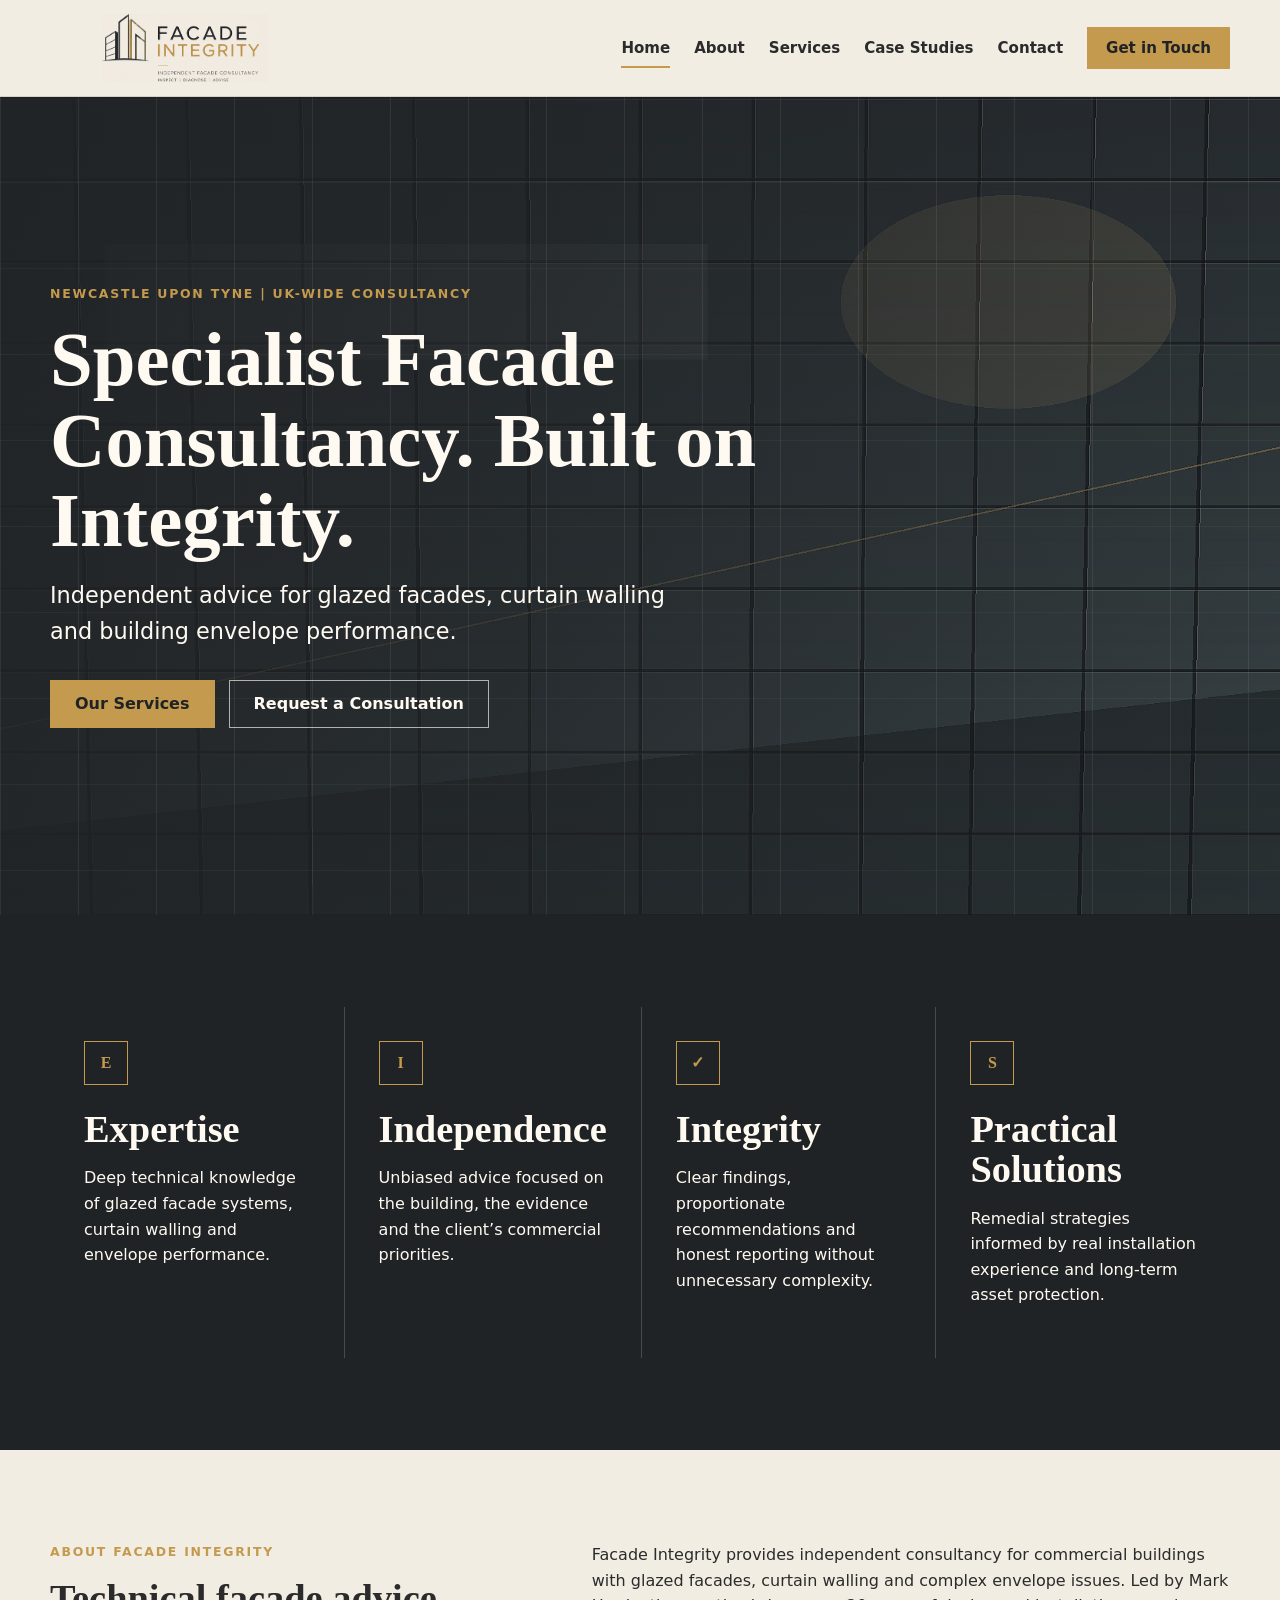
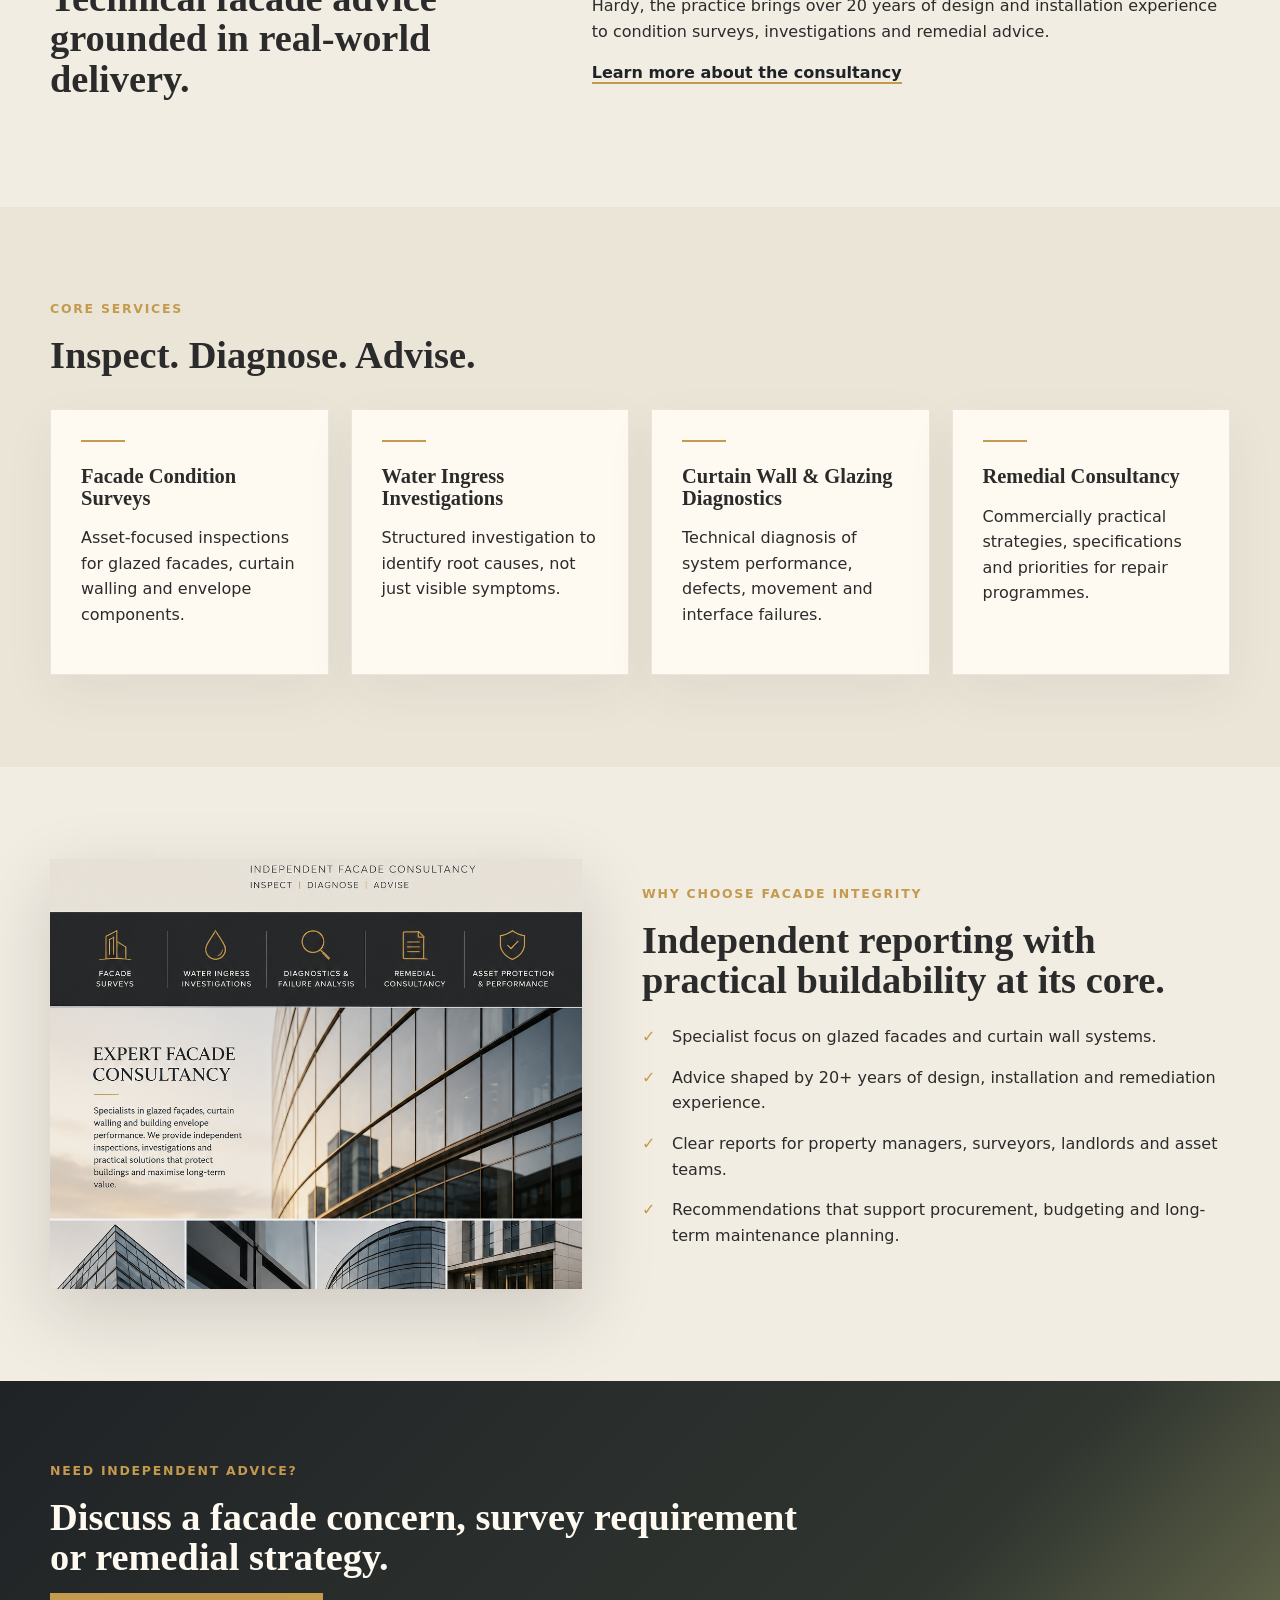
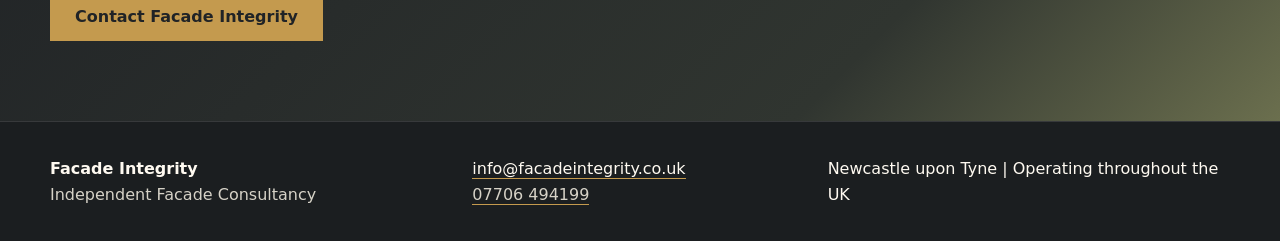
<file: index.html>
<!doctype html>
<html lang="en-GB">
  <head>
    <meta charset="utf-8">
    <meta name="viewport" content="width=device-width, initial-scale=1">
    <title>Facade Integrity | Independent Facade Consultancy UK</title>
    <meta name="description" content="Independent facade consultancy in Newcastle upon Tyne specialising in glazed facades, curtain walling, diagnostics and remedial strategies throughout the UK.">
    <link rel="stylesheet" href="assets/css/styles.css">
  </head>
  <body>
    <header class="site-header">
      <a class="brand" href="index.html" aria-label="Facade Integrity home">
        <img src="assets/images/facade-integrity-logo.png" alt="Facade Integrity">
      </a>
      <button class="nav-toggle" type="button" aria-expanded="false" aria-controls="site-nav">Menu</button>
      <nav class="site-nav" id="site-nav" aria-label="Primary navigation">
        <a href="index.html" aria-current="page">Home</a>
        <a href="about.html">About</a>
        <a href="services.html">Services</a>
        <a href="case-studies.html">Case Studies</a>
        <a href="contact.html">Contact</a>
        <a class="button button-small" href="contact.html">Get in Touch</a>
      </nav>
    </header>

    <main>
      <section class="hero">
        <div class="hero-media" aria-hidden="true"></div>
        <div class="container hero-content">
          <p class="eyebrow">Newcastle upon Tyne | UK-wide consultancy</p>
          <h1>Specialist Facade Consultancy. Built on Integrity.</h1>
          <p>Independent advice for glazed facades, curtain walling and building envelope performance.</p>
          <div class="actions">
            <a class="button" href="services.html">Our Services</a>
            <a class="button button-secondary" href="contact.html">Request a Consultation</a>
          </div>
        </div>
      </section>

      <section class="section section-dark">
        <div class="container pillars">
          <article>
            <span class="icon">E</span>
            <h2>Expertise</h2>
            <p>Deep technical knowledge of glazed facade systems, curtain walling and envelope performance.</p>
          </article>
          <article>
            <span class="icon">I</span>
            <h2>Independence</h2>
            <p>Unbiased advice focused on the building, the evidence and the client’s commercial priorities.</p>
          </article>
          <article>
            <span class="icon">✓</span>
            <h2>Integrity</h2>
            <p>Clear findings, proportionate recommendations and honest reporting without unnecessary complexity.</p>
          </article>
          <article>
            <span class="icon">S</span>
            <h2>Practical Solutions</h2>
            <p>Remedial strategies informed by real installation experience and long-term asset protection.</p>
          </article>
        </div>
      </section>

      <section class="section">
        <div class="container split">
          <div>
            <p class="eyebrow">About Facade Integrity</p>
            <h2>Technical facade advice grounded in real-world delivery.</h2>
          </div>
          <div>
            <p>Facade Integrity provides independent consultancy for commercial buildings with glazed facades, curtain walling and complex envelope issues. Led by Mark Hardy, the practice brings over 20 years of design and installation experience to condition surveys, investigations and remedial advice.</p>
            <a class="text-link" href="about.html">Learn more about the consultancy</a>
          </div>
        </div>
      </section>

      <section class="section section-muted">
        <div class="container">
          <div class="section-heading">
            <p class="eyebrow">Core Services</p>
            <h2>Inspect. Diagnose. Advise.</h2>
          </div>
          <div class="service-grid">
            <a class="service-card" href="services.html#condition-surveys">
              <h3>Facade Condition Surveys</h3>
              <p>Asset-focused inspections for glazed facades, curtain walling and envelope components.</p>
            </a>
            <a class="service-card" href="services.html#water-ingress">
              <h3>Water Ingress Investigations</h3>
              <p>Structured investigation to identify root causes, not just visible symptoms.</p>
            </a>
            <a class="service-card" href="services.html#glazing-diagnostics">
              <h3>Curtain Wall & Glazing Diagnostics</h3>
              <p>Technical diagnosis of system performance, defects, movement and interface failures.</p>
            </a>
            <a class="service-card" href="services.html#remedial-consultancy">
              <h3>Remedial Consultancy</h3>
              <p>Commercially practical strategies, specifications and priorities for repair programmes.</p>
            </a>
          </div>
        </div>
      </section>

      <section class="section">
        <div class="container feature-band">
          <div class="feature-image brand-image" role="img" aria-label="Facade Integrity brand reference"></div>
          <div>
            <p class="eyebrow">Why Choose Facade Integrity</p>
            <h2>Independent reporting with practical buildability at its core.</h2>
            <ul class="check-list">
              <li>Specialist focus on glazed facades and curtain wall systems.</li>
              <li>Advice shaped by 20+ years of design, installation and remediation experience.</li>
              <li>Clear reports for property managers, surveyors, landlords and asset teams.</li>
              <li>Recommendations that support procurement, budgeting and long-term maintenance planning.</li>
            </ul>
          </div>
        </div>
      </section>

      <section class="cta-band">
        <div class="container">
          <p class="eyebrow">Need independent advice?</p>
          <h2>Discuss a facade concern, survey requirement or remedial strategy.</h2>
          <a class="button" href="contact.html">Contact Facade Integrity</a>
        </div>
      </section>
    </main>

    <footer class="site-footer">
      <div class="container footer-grid">
        <div><strong>Facade Integrity</strong><span>Independent Facade Consultancy</span></div>
        <div><a href="mailto:info@facadeintegrity.co.uk">info@facadeintegrity.co.uk</a><span><a href="tel:+447706494199">07706 494199</a></span></div>
        <div>Newcastle upon Tyne | Operating throughout the UK</div>
      </div>
    </footer>
    <script src="assets/js/main.js"></script>
  </body>
</html>
</file>
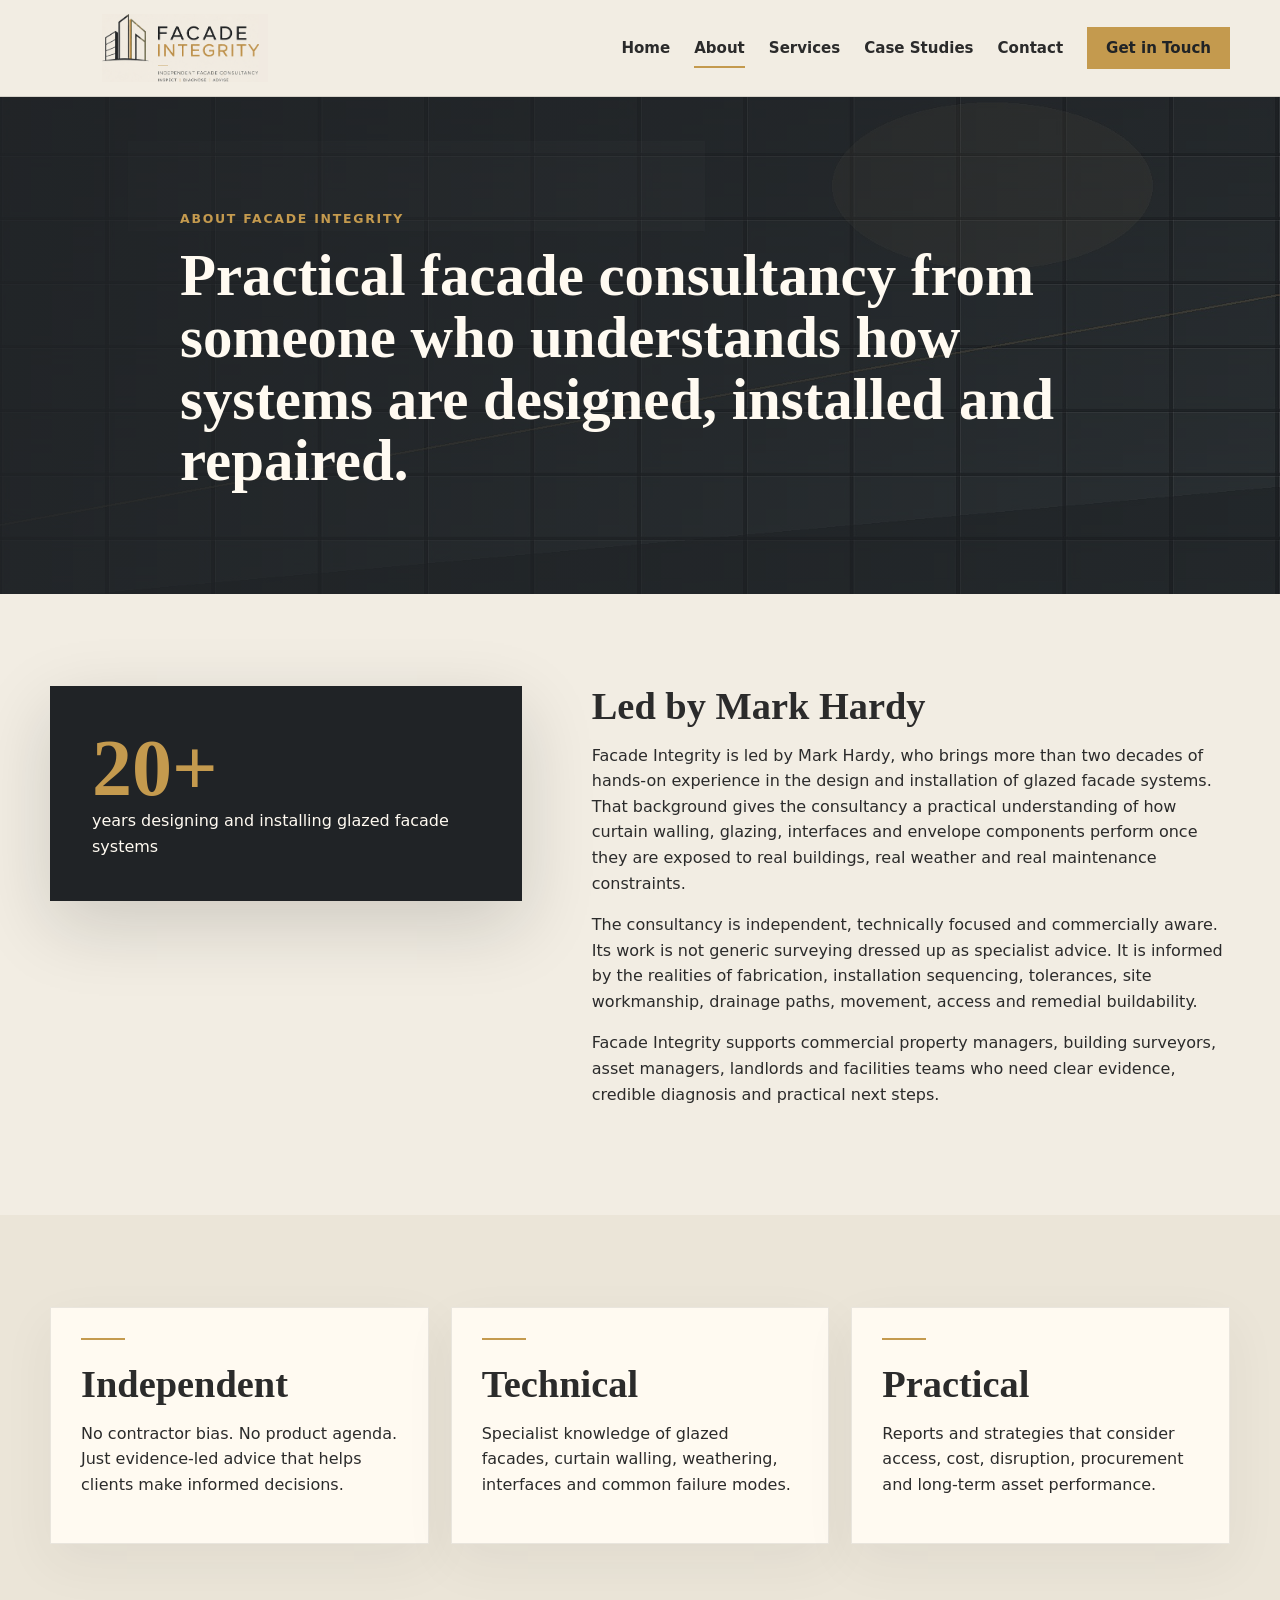
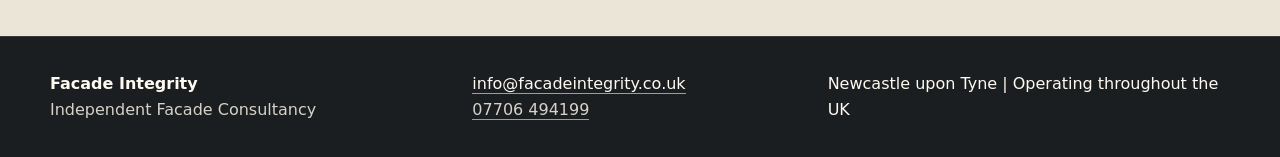
<file: about.html>
<!doctype html>
<html lang="en-GB">
  <head>
    <meta charset="utf-8">
    <meta name="viewport" content="width=device-width, initial-scale=1">
    <title>About | Facade Integrity</title>
    <meta name="description" content="Learn about Facade Integrity, led by Mark Hardy with 20+ years of practical glazed facade, curtain walling and building envelope experience.">
    <link rel="stylesheet" href="assets/css/styles.css">
  </head>
  <body>
    <header class="site-header">
      <a class="brand" href="index.html" aria-label="Facade Integrity home"><img src="assets/images/facade-integrity-logo.png" alt="Facade Integrity"></a>
      <button class="nav-toggle" type="button" aria-expanded="false" aria-controls="site-nav">Menu</button>
      <nav class="site-nav" id="site-nav" aria-label="Primary navigation">
        <a href="index.html">Home</a><a href="about.html" aria-current="page">About</a><a href="services.html">Services</a><a href="case-studies.html">Case Studies</a><a href="contact.html">Contact</a><a class="button button-small" href="contact.html">Get in Touch</a>
      </nav>
    </header>
    <main>
      <section class="page-hero">
        <div class="container narrow">
          <p class="eyebrow">About Facade Integrity</p>
          <h1>Practical facade consultancy from someone who understands how systems are designed, installed and repaired.</h1>
        </div>
      </section>
      <section class="section">
        <div class="container split">
          <div class="stat-panel"><strong>20+</strong><span>years designing and installing glazed facade systems</span></div>
          <div>
            <h2>Led by Mark Hardy</h2>
            <p>Facade Integrity is led by Mark Hardy, who brings more than two decades of hands-on experience in the design and installation of glazed facade systems. That background gives the consultancy a practical understanding of how curtain walling, glazing, interfaces and envelope components perform once they are exposed to real buildings, real weather and real maintenance constraints.</p>
            <p>The consultancy is independent, technically focused and commercially aware. Its work is not generic surveying dressed up as specialist advice. It is informed by the realities of fabrication, installation sequencing, tolerances, site workmanship, drainage paths, movement, access and remedial buildability.</p>
            <p>Facade Integrity supports commercial property managers, building surveyors, asset managers, landlords and facilities teams who need clear evidence, credible diagnosis and practical next steps.</p>
          </div>
        </div>
      </section>
      <section class="section section-muted">
        <div class="container values-grid">
          <article><h2>Independent</h2><p>No contractor bias. No product agenda. Just evidence-led advice that helps clients make informed decisions.</p></article>
          <article><h2>Technical</h2><p>Specialist knowledge of glazed facades, curtain walling, weathering, interfaces and common failure modes.</p></article>
          <article><h2>Practical</h2><p>Reports and strategies that consider access, cost, disruption, procurement and long-term asset performance.</p></article>
        </div>
      </section>
    </main>
    <footer class="site-footer"><div class="container footer-grid"><div><strong>Facade Integrity</strong><span>Independent Facade Consultancy</span></div><div><a href="mailto:info@facadeintegrity.co.uk">info@facadeintegrity.co.uk</a><span><a href="tel:+447706494199">07706 494199</a></span></div><div>Newcastle upon Tyne | Operating throughout the UK</div></div></footer>
    <script src="assets/js/main.js"></script>
  </body>
</html>
</file>
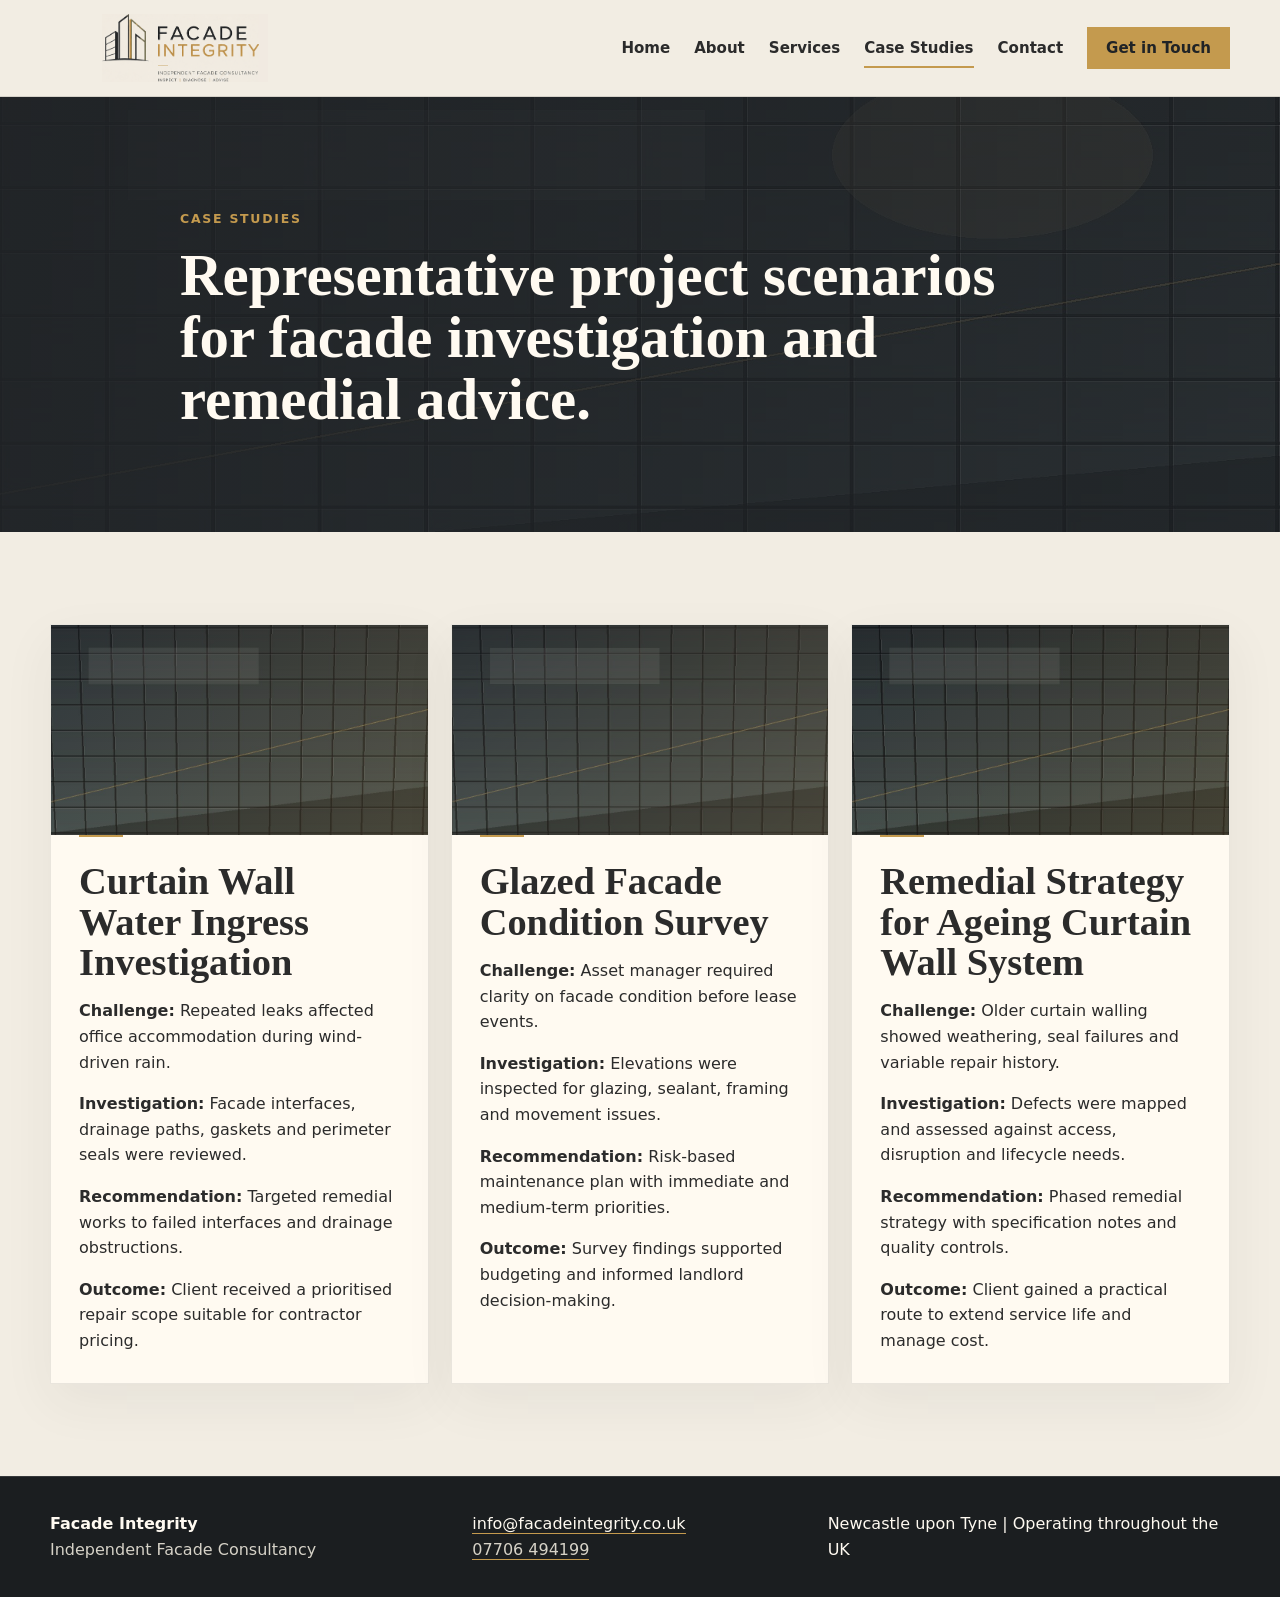
<file: case-studies.html>
<!doctype html>
<html lang="en-GB">
  <head>
    <meta charset="utf-8">
    <meta name="viewport" content="width=device-width, initial-scale=1">
    <title>Case Studies | Facade Integrity</title>
    <meta name="description" content="Placeholder case studies for Facade Integrity covering curtain wall water ingress, glazed facade condition surveys and remedial strategies.">
    <link rel="stylesheet" href="assets/css/styles.css">
  </head>
  <body>
    <header class="site-header">
      <a class="brand" href="index.html" aria-label="Facade Integrity home"><img src="assets/images/facade-integrity-logo.png" alt="Facade Integrity"></a>
      <button class="nav-toggle" type="button" aria-expanded="false" aria-controls="site-nav">Menu</button>
      <nav class="site-nav" id="site-nav" aria-label="Primary navigation">
        <a href="index.html">Home</a><a href="about.html">About</a><a href="services.html">Services</a><a href="case-studies.html" aria-current="page">Case Studies</a><a href="contact.html">Contact</a><a class="button button-small" href="contact.html">Get in Touch</a>
      </nav>
    </header>
    <main>
      <section class="page-hero">
        <div class="container narrow">
          <p class="eyebrow">Case Studies</p>
          <h1>Representative project scenarios for facade investigation and remedial advice.</h1>
        </div>
      </section>
      <section class="section">
        <div class="container case-grid">
          <article class="case-card"><div class="case-image image-one"></div><h2>Curtain Wall Water Ingress Investigation</h2><p><strong>Challenge:</strong> Repeated leaks affected office accommodation during wind-driven rain.</p><p><strong>Investigation:</strong> Facade interfaces, drainage paths, gaskets and perimeter seals were reviewed.</p><p><strong>Recommendation:</strong> Targeted remedial works to failed interfaces and drainage obstructions.</p><p><strong>Outcome:</strong> Client received a prioritised repair scope suitable for contractor pricing.</p></article>
          <article class="case-card"><div class="case-image image-two"></div><h2>Glazed Facade Condition Survey</h2><p><strong>Challenge:</strong> Asset manager required clarity on facade condition before lease events.</p><p><strong>Investigation:</strong> Elevations were inspected for glazing, sealant, framing and movement issues.</p><p><strong>Recommendation:</strong> Risk-based maintenance plan with immediate and medium-term priorities.</p><p><strong>Outcome:</strong> Survey findings supported budgeting and informed landlord decision-making.</p></article>
          <article class="case-card"><div class="case-image image-three"></div><h2>Remedial Strategy for Ageing Curtain Wall System</h2><p><strong>Challenge:</strong> Older curtain walling showed weathering, seal failures and variable repair history.</p><p><strong>Investigation:</strong> Defects were mapped and assessed against access, disruption and lifecycle needs.</p><p><strong>Recommendation:</strong> Phased remedial strategy with specification notes and quality controls.</p><p><strong>Outcome:</strong> Client gained a practical route to extend service life and manage cost.</p></article>
        </div>
      </section>
    </main>
    <footer class="site-footer"><div class="container footer-grid"><div><strong>Facade Integrity</strong><span>Independent Facade Consultancy</span></div><div><a href="mailto:info@facadeintegrity.co.uk">info@facadeintegrity.co.uk</a><span><a href="tel:+447706494199">07706 494199</a></span></div><div>Newcastle upon Tyne | Operating throughout the UK</div></div></footer>
    <script src="assets/js/main.js"></script>
  </body>
</html>
</file>
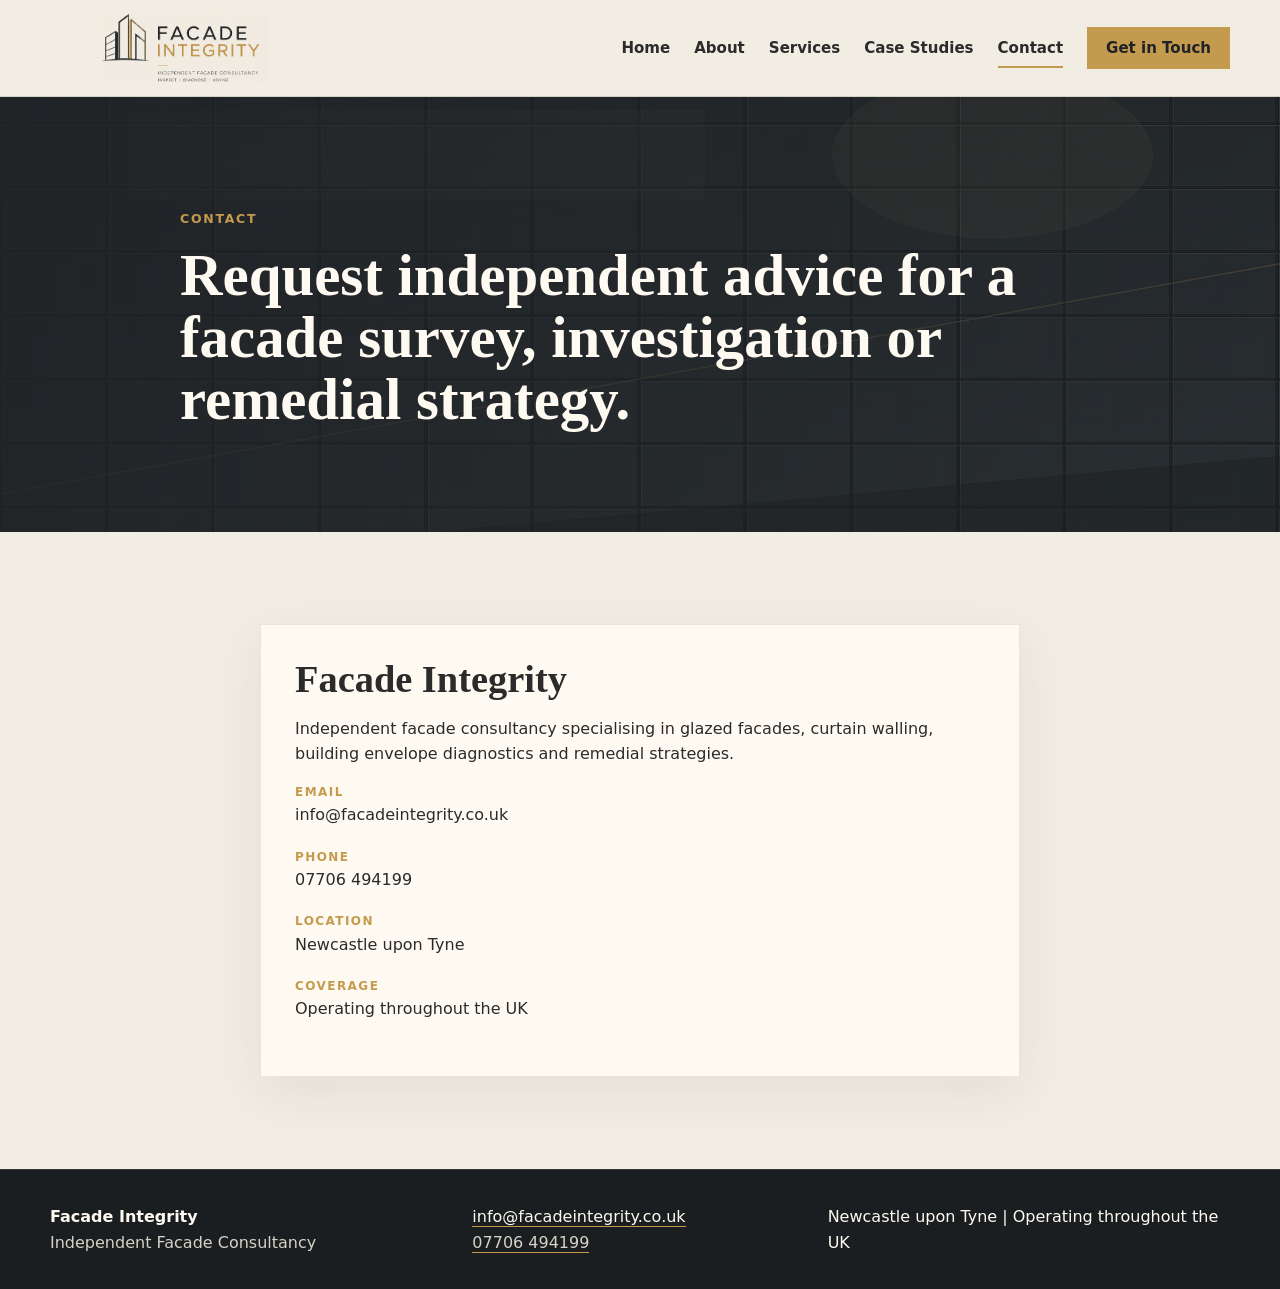
<file: contact.html>
<!doctype html>
<html lang="en-GB">
  <head>
    <meta charset="utf-8">
    <meta name="viewport" content="width=device-width, initial-scale=1">
    <title>Contact | Facade Integrity</title>
    <meta name="description" content="Contact Facade Integrity in Newcastle upon Tyne for independent facade consultancy, surveys, investigations and remedial advice across the UK.">
    <link rel="stylesheet" href="assets/css/styles.css">
  </head>
  <body>
    <header class="site-header">
      <a class="brand" href="index.html" aria-label="Facade Integrity home"><img src="assets/images/facade-integrity-logo.png" alt="Facade Integrity"></a>
      <button class="nav-toggle" type="button" aria-expanded="false" aria-controls="site-nav">Menu</button>
      <nav class="site-nav" id="site-nav" aria-label="Primary navigation">
        <a href="index.html">Home</a><a href="about.html">About</a><a href="services.html">Services</a><a href="case-studies.html">Case Studies</a><a href="contact.html" aria-current="page">Contact</a><a class="button button-small" href="contact.html">Get in Touch</a>
      </nav>
    </header>
    <main>
      <section class="page-hero">
        <div class="container narrow">
          <p class="eyebrow">Contact</p>
          <h1>Request independent advice for a facade survey, investigation or remedial strategy.</h1>
        </div>
      </section>
      <section class="section">
        <div class="container contact-simple">
          <section class="contact-panel">
            <h2>Facade Integrity</h2>
            <p>Independent facade consultancy specialising in glazed facades, curtain walling, building envelope diagnostics and remedial strategies.</p>
            <dl>
              <div><dt>Email</dt><dd><a href="mailto:info@facadeintegrity.co.uk">info@facadeintegrity.co.uk</a></dd></div>
              <div><dt>Phone</dt><dd><a href="tel:+447706494199">07706 494199</a></dd></div>
              <div><dt>Location</dt><dd>Newcastle upon Tyne</dd></div>
              <div><dt>Coverage</dt><dd>Operating throughout the UK</dd></div>
            </dl>
          </section>
        </div>
      </section>
    </main>
    <footer class="site-footer"><div class="container footer-grid"><div><strong>Facade Integrity</strong><span>Independent Facade Consultancy</span></div><div><a href="mailto:info@facadeintegrity.co.uk">info@facadeintegrity.co.uk</a><span><a href="tel:+447706494199">07706 494199</a></span></div><div>Newcastle upon Tyne | Operating throughout the UK</div></div></footer>
    <script src="assets/js/main.js"></script>
  </body>
</html>
</file>
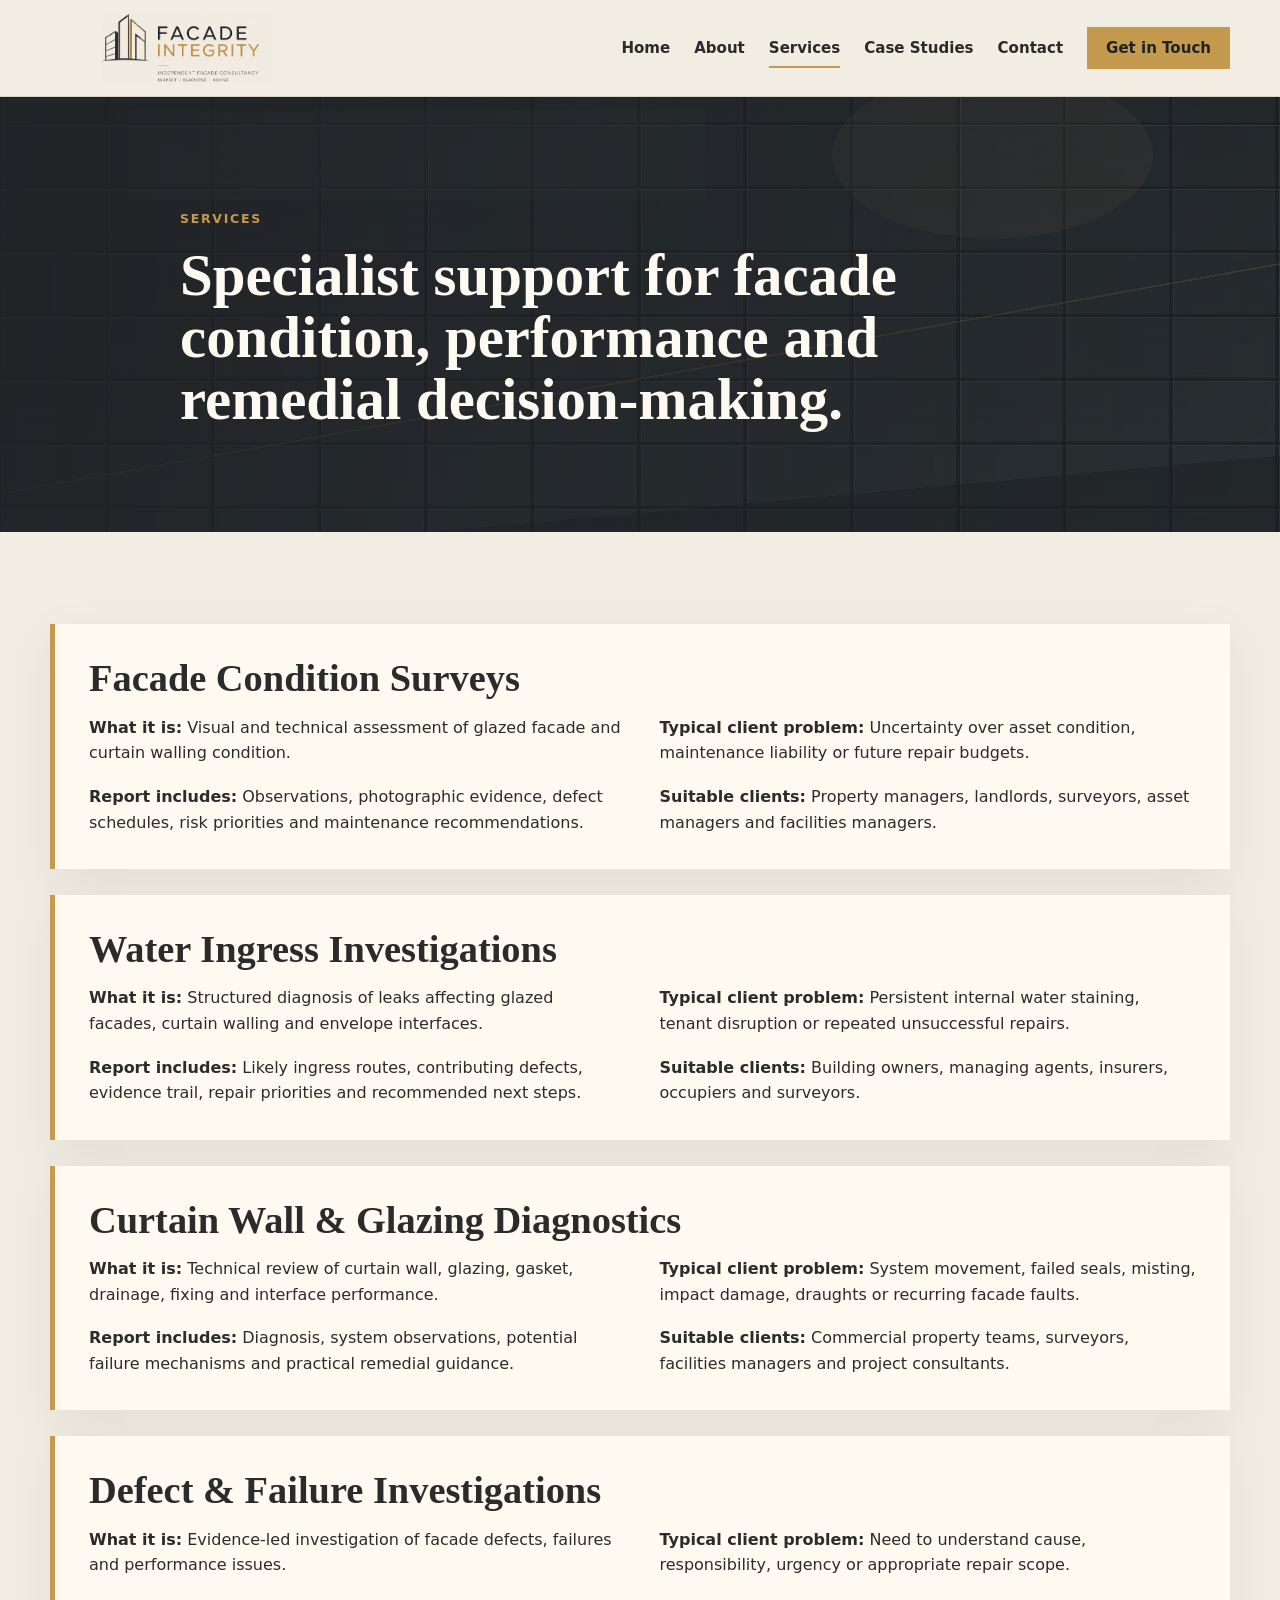
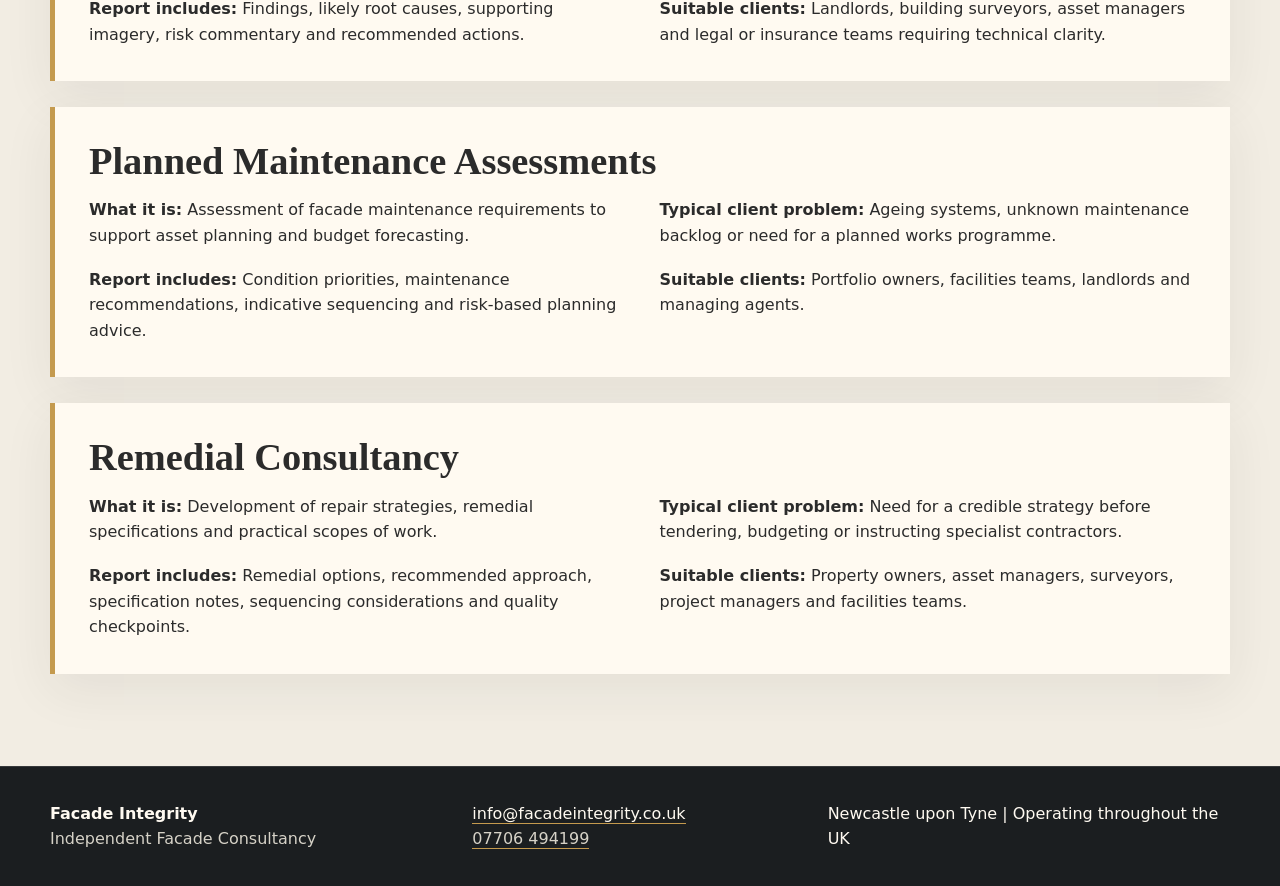
<file: services.html>
<!doctype html>
<html lang="en-GB">
  <head>
    <meta charset="utf-8">
    <meta name="viewport" content="width=device-width, initial-scale=1">
    <title>Services | Facade Surveys, Diagnostics & Remedial Consultancy</title>
    <meta name="description" content="Facade Integrity provides facade condition surveys, water ingress investigations, curtain wall diagnostics, defect investigations and remedial consultancy across the UK.">
    <link rel="stylesheet" href="assets/css/styles.css">
  </head>
  <body>
    <header class="site-header">
      <a class="brand" href="index.html" aria-label="Facade Integrity home"><img src="assets/images/facade-integrity-logo.png" alt="Facade Integrity"></a>
      <button class="nav-toggle" type="button" aria-expanded="false" aria-controls="site-nav">Menu</button>
      <nav class="site-nav" id="site-nav" aria-label="Primary navigation">
        <a href="index.html">Home</a><a href="about.html">About</a><a href="services.html" aria-current="page">Services</a><a href="case-studies.html">Case Studies</a><a href="contact.html">Contact</a><a class="button button-small" href="contact.html">Get in Touch</a>
      </nav>
    </header>
    <main>
      <section class="page-hero">
        <div class="container narrow">
          <p class="eyebrow">Services</p>
          <h1>Specialist support for facade condition, performance and remedial decision-making.</h1>
        </div>
      </section>
      <section class="section service-list">
        <div class="container">
          <article class="service-detail" id="condition-surveys">
            <h2>Facade Condition Surveys</h2>
            <div class="detail-grid"><p><strong>What it is:</strong> Visual and technical assessment of glazed facade and curtain walling condition.</p><p><strong>Typical client problem:</strong> Uncertainty over asset condition, maintenance liability or future repair budgets.</p><p><strong>Report includes:</strong> Observations, photographic evidence, defect schedules, risk priorities and maintenance recommendations.</p><p><strong>Suitable clients:</strong> Property managers, landlords, surveyors, asset managers and facilities managers.</p></div>
          </article>
          <article class="service-detail" id="water-ingress">
            <h2>Water Ingress Investigations</h2>
            <div class="detail-grid"><p><strong>What it is:</strong> Structured diagnosis of leaks affecting glazed facades, curtain walling and envelope interfaces.</p><p><strong>Typical client problem:</strong> Persistent internal water staining, tenant disruption or repeated unsuccessful repairs.</p><p><strong>Report includes:</strong> Likely ingress routes, contributing defects, evidence trail, repair priorities and recommended next steps.</p><p><strong>Suitable clients:</strong> Building owners, managing agents, insurers, occupiers and surveyors.</p></div>
          </article>
          <article class="service-detail" id="glazing-diagnostics">
            <h2>Curtain Wall & Glazing Diagnostics</h2>
            <div class="detail-grid"><p><strong>What it is:</strong> Technical review of curtain wall, glazing, gasket, drainage, fixing and interface performance.</p><p><strong>Typical client problem:</strong> System movement, failed seals, misting, impact damage, draughts or recurring facade faults.</p><p><strong>Report includes:</strong> Diagnosis, system observations, potential failure mechanisms and practical remedial guidance.</p><p><strong>Suitable clients:</strong> Commercial property teams, surveyors, facilities managers and project consultants.</p></div>
          </article>
          <article class="service-detail" id="failure-investigations">
            <h2>Defect & Failure Investigations</h2>
            <div class="detail-grid"><p><strong>What it is:</strong> Evidence-led investigation of facade defects, failures and performance issues.</p><p><strong>Typical client problem:</strong> Need to understand cause, responsibility, urgency or appropriate repair scope.</p><p><strong>Report includes:</strong> Findings, likely root causes, supporting imagery, risk commentary and recommended actions.</p><p><strong>Suitable clients:</strong> Landlords, building surveyors, asset managers and legal or insurance teams requiring technical clarity.</p></div>
          </article>
          <article class="service-detail" id="planned-maintenance">
            <h2>Planned Maintenance Assessments</h2>
            <div class="detail-grid"><p><strong>What it is:</strong> Assessment of facade maintenance requirements to support asset planning and budget forecasting.</p><p><strong>Typical client problem:</strong> Ageing systems, unknown maintenance backlog or need for a planned works programme.</p><p><strong>Report includes:</strong> Condition priorities, maintenance recommendations, indicative sequencing and risk-based planning advice.</p><p><strong>Suitable clients:</strong> Portfolio owners, facilities teams, landlords and managing agents.</p></div>
          </article>
          <article class="service-detail" id="remedial-consultancy">
            <h2>Remedial Consultancy</h2>
            <div class="detail-grid"><p><strong>What it is:</strong> Development of repair strategies, remedial specifications and practical scopes of work.</p><p><strong>Typical client problem:</strong> Need for a credible strategy before tendering, budgeting or instructing specialist contractors.</p><p><strong>Report includes:</strong> Remedial options, recommended approach, specification notes, sequencing considerations and quality checkpoints.</p><p><strong>Suitable clients:</strong> Property owners, asset managers, surveyors, project managers and facilities teams.</p></div>
          </article>
        </div>
      </section>
    </main>
    <footer class="site-footer"><div class="container footer-grid"><div><strong>Facade Integrity</strong><span>Independent Facade Consultancy</span></div><div><a href="mailto:info@facadeintegrity.co.uk">info@facadeintegrity.co.uk</a><span><a href="tel:+447706494199">07706 494199</a></span></div><div>Newcastle upon Tyne | Operating throughout the UK</div></div></footer>
    <script src="assets/js/main.js"></script>
  </body>
</html>
</file>
<file: assets/css/styles.css>
:root {
  --ink: #2b2b2b;
  --charcoal: #202326;
  --gold: #c49a4e;
  --olive: #6b6f4e;
  --ivory: #f2ede3;
  --stone: #d6d2c7;
  --white: #fffaf1;
  --line: rgba(43, 43, 43, 0.14);
  --shadow: 0 24px 70px rgba(20, 22, 24, 0.16);
  --max: 1180px;
}

* { box-sizing: border-box; }
html { scroll-behavior: smooth; }
body {
  margin: 0;
  color: var(--ink);
  background: var(--ivory);
  font-family: Inter, ui-sans-serif, system-ui, -apple-system, BlinkMacSystemFont, "Segoe UI", sans-serif;
  line-height: 1.6;
}

img { max-width: 100%; display: block; }
a { color: inherit; text-decoration: none; }
p { margin: 0 0 1rem; }
h1, h2, h3 {
  margin: 0 0 1rem;
  line-height: 1.05;
  letter-spacing: 0;
  font-family: Georgia, "Times New Roman", serif;
}
h1 { font-size: clamp(2.45rem, 6vw, 5.8rem); max-width: 900px; }
h2 { font-size: clamp(1.85rem, 3vw, 3rem); }
h3 { font-size: 1.28rem; }

.container { width: min(var(--max), calc(100% - 40px)); margin-inline: auto; }
.narrow { max-width: 920px; }
.section { padding: 92px 0; }
.section-muted { background: #ebe5d8; }
.section-dark { background: var(--charcoal); color: var(--white); }
.eyebrow {
  color: var(--gold);
  font-size: 0.78rem;
  font-weight: 800;
  letter-spacing: 0.14em;
  text-transform: uppercase;
}

.site-header {
  position: sticky;
  top: 0;
  z-index: 10;
  display: flex;
  align-items: center;
  justify-content: space-between;
  gap: 24px;
  min-height: 82px;
  padding: 14px max(20px, calc((100vw - var(--max)) / 2));
  background: rgba(242, 237, 227, 0.96);
  border-bottom: 1px solid var(--line);
  backdrop-filter: blur(14px);
}

.brand { display: inline-flex; align-items: center; width: min(270px, 34vw); min-width: 185px; }
.brand img {
  width: 100%;
  height: auto;
  max-height: 68px;
  object-fit: contain;
}

.site-nav { display: flex; align-items: center; gap: 24px; font-size: 0.94rem; font-weight: 700; }
.site-nav a:not(.button) { position: relative; padding: 10px 0; }
.site-nav a:not(.button)::after {
  position: absolute;
  left: 0;
  right: 0;
  bottom: 2px;
  height: 2px;
  content: "";
  background: var(--gold);
  transform: scaleX(0);
  transform-origin: left;
  transition: transform 180ms ease;
}
.site-nav a:hover::after, .site-nav a[aria-current="page"]::after { transform: scaleX(1); }
.nav-toggle { display: none; }

.button {
  display: inline-flex;
  align-items: center;
  justify-content: center;
  min-height: 48px;
  padding: 0 24px;
  color: var(--charcoal);
  background: var(--gold);
  border: 1px solid var(--gold);
  font-weight: 800;
  transition: transform 180ms ease, background 180ms ease, border-color 180ms ease;
}
.button:hover { transform: translateY(-2px); background: #d2aa61; border-color: #d2aa61; }
.button-secondary { color: var(--white); background: transparent; border-color: rgba(255, 250, 241, 0.65); }
.button-small { min-height: 42px; padding-inline: 18px; }
.actions { display: flex; flex-wrap: wrap; gap: 14px; margin-top: 30px; }

.hero {
  position: relative;
  min-height: calc(100vh - 82px);
  display: grid;
  align-items: center;
  overflow: hidden;
  color: var(--white);
  background: var(--charcoal);
}
.hero-media {
  position: absolute;
  inset: 0;
  background:
    linear-gradient(90deg, rgba(32,35,38,0.92), rgba(32,35,38,0.72) 42%, rgba(32,35,38,0.28)),
    url("../images/hero-glazed-facade.jpg"),
    url("../images/facade-integrity-brand.png");
  background-position: center, center, center 66%;
  background-size: cover, cover, cover;
}
.hero-media::after {
  position: absolute;
  inset: 0;
  content: "";
  background-image:
    linear-gradient(90deg, rgba(255,255,255,0.07) 1px, transparent 1px),
    linear-gradient(0deg, rgba(255,255,255,0.04) 1px, transparent 1px);
  background-size: 78px 100%, 100% 86px;
}
.hero-content { position: relative; padding: 90px 0; }
.hero p:not(.eyebrow) { max-width: 650px; font-size: clamp(1.08rem, 2vw, 1.4rem); }

.pillars { display: grid; grid-template-columns: repeat(4, 1fr); gap: 1px; background: rgba(255,255,255,0.18); }
.pillars article {
  min-height: 230px;
  padding: 34px;
  background: var(--charcoal);
  transition: background 180ms ease, transform 180ms ease;
}
.pillars article:hover { background: #282c30; transform: translateY(-4px); }
.icon {
  display: grid;
  place-items: center;
  width: 44px;
  height: 44px;
  margin-bottom: 24px;
  color: var(--gold);
  border: 1px solid var(--gold);
  font-family: Georgia, "Times New Roman", serif;
  font-weight: 700;
}

.split { display: grid; grid-template-columns: 0.85fr 1.15fr; gap: 70px; align-items: start; }
.text-link { color: var(--charcoal); font-weight: 800; border-bottom: 2px solid var(--gold); }
.section-heading { max-width: 720px; margin-bottom: 34px; }
.service-grid, .values-grid, .case-grid { display: grid; grid-template-columns: repeat(3, 1fr); gap: 22px; }
.service-grid { grid-template-columns: repeat(4, 1fr); }
.service-card, .values-grid article, .case-card {
  padding: 30px;
  background: var(--white);
  border: 1px solid rgba(43,43,43,0.1);
  box-shadow: 0 18px 50px rgba(43,43,43,0.06);
  transition: transform 180ms ease, box-shadow 180ms ease, border-color 180ms ease;
}
.service-card:hover, .case-card:hover { transform: translateY(-5px); border-color: rgba(196,154,78,0.65); box-shadow: var(--shadow); }
.service-card::before, .case-card h2::before, .values-grid article::before {
  display: block;
  width: 44px;
  height: 2px;
  margin-bottom: 24px;
  content: "";
  background: var(--gold);
}

.feature-band {
  display: grid;
  grid-template-columns: 0.95fr 1.05fr;
  gap: 60px;
  align-items: center;
}
.feature-image {
  min-height: 430px;
  box-shadow: var(--shadow);
  background:
    linear-gradient(rgba(32,35,38,0.05), rgba(32,35,38,0.05)),
    url("../images/facade-integrity-brand.png") center / cover no-repeat;
}
.check-list { padding: 0; margin: 24px 0 0; list-style: none; }
.check-list li { position: relative; padding-left: 30px; margin-bottom: 15px; }
.check-list li::before { position: absolute; left: 0; color: var(--gold); content: "✓"; font-weight: 800; }

.cta-band {
  padding: 80px 0;
  color: var(--white);
  background: linear-gradient(135deg, var(--charcoal), #303530 70%, var(--olive));
}
.cta-band h2 { max-width: 780px; }

.page-hero {
  padding: 112px 0 86px;
  color: var(--white);
  background:
    linear-gradient(90deg, rgba(32,35,38,0.94), rgba(32,35,38,0.7)),
    url("../images/page-facade-placeholder.jpg") center / cover,
    var(--charcoal);
}
.page-hero h1 { font-size: clamp(2.25rem, 4.6vw, 4.8rem); }
.stat-panel {
  padding: 42px;
  color: var(--white);
  background: var(--charcoal);
  box-shadow: var(--shadow);
}
.stat-panel strong { display: block; color: var(--gold); font-size: 5rem; line-height: 1; font-family: Georgia, "Times New Roman", serif; }

.service-list .container { display: grid; gap: 26px; }
.service-detail {
  padding: 34px;
  background: var(--white);
  border-left: 5px solid var(--gold);
  box-shadow: 0 16px 48px rgba(43,43,43,0.07);
  scroll-margin-top: 110px;
}
.detail-grid { display: grid; grid-template-columns: repeat(2, 1fr); gap: 18px 34px; }
.detail-grid p { margin: 0; }

.case-card { padding: 0; overflow: hidden; }
.case-card h2, .case-card p { margin-inline: 28px; }
.case-card p:last-child { margin-bottom: 30px; }
.case-image {
  min-height: 210px;
  background:
    linear-gradient(135deg, rgba(32,35,38,0.1), rgba(196,154,78,0.2)),
    url("../images/case-study-facade-placeholder.jpg") center / cover,
    repeating-linear-gradient(90deg, #bfc4c5 0 3px, #2b2b2b 3px 5px, #dbe1e1 5px 70px);
}
.image-two { background-position: center; filter: saturate(0.9); }
.image-three { background-position: right center; filter: contrast(1.05); }

.contact-layout { display: grid; grid-template-columns: 1.1fr 0.9fr; gap: 34px; align-items: start; }
.contact-simple { max-width: 760px; }
.contact-form, .contact-panel {
  padding: 34px;
  background: var(--white);
  border: 1px solid rgba(43,43,43,0.1);
  box-shadow: 0 16px 48px rgba(43,43,43,0.07);
}
label { display: grid; gap: 8px; margin-bottom: 18px; font-weight: 800; }
input, textarea {
  width: 100%;
  min-height: 48px;
  padding: 12px 14px;
  color: var(--ink);
  background: #fffdf8;
  border: 1px solid rgba(43,43,43,0.22);
  border-radius: 0;
  font: inherit;
}
input:focus, textarea:focus { outline: 3px solid rgba(196,154,78,0.28); border-color: var(--gold); }
.form-note { margin-top: 14px; color: var(--olive); font-weight: 700; }
dt { color: var(--gold); font-weight: 900; text-transform: uppercase; font-size: 0.75rem; letter-spacing: 0.12em; }
dd { margin: 0 0 20px; }

.site-footer {
  padding: 34px 0;
  color: var(--white);
  background: #1b1e20;
  border-top: 1px solid rgba(255,255,255,0.12);
}
.footer-grid { display: grid; grid-template-columns: 1.2fr 1fr 1.2fr; gap: 20px; align-items: center; }
.footer-grid span { display: block; color: var(--stone); }
.footer-grid a { color: var(--white); border-bottom: 1px solid var(--gold); }
.footer-grid span a { color: var(--stone); }

@media (max-width: 980px) {
  .nav-toggle {
    display: inline-flex;
    min-height: 42px;
    padding: 0 15px;
    align-items: center;
    border: 1px solid var(--line);
    background: transparent;
    color: var(--ink);
    font-weight: 800;
  }
  .site-nav {
    position: absolute;
    left: 20px;
    right: 20px;
    top: calc(100% + 8px);
    display: none;
    flex-direction: column;
    align-items: stretch;
    padding: 18px;
    background: var(--white);
    border: 1px solid var(--line);
    box-shadow: var(--shadow);
  }
  .site-nav.is-open { display: flex; }
  .pillars, .service-grid, .case-grid, .values-grid { grid-template-columns: repeat(2, 1fr); }
  .split, .feature-band, .contact-layout { grid-template-columns: 1fr; }
  .feature-image { min-height: 320px; }
}

@media (max-width: 640px) {
  .container { width: min(100% - 28px, var(--max)); }
  .site-header { min-height: 74px; padding-inline: 14px; }
  .brand { width: 168px; min-width: 0; }
  .brand img { max-height: 58px; }
  .hero { min-height: 760px; }
  .hero-media { background-position: center, center, center 62%; }
  .section { padding: 64px 0; }
  .pillars, .service-grid, .case-grid, .values-grid, .detail-grid, .footer-grid { grid-template-columns: 1fr; }
  .pillars article { min-height: auto; }
  .service-card, .values-grid article, .contact-form, .contact-panel, .service-detail { padding: 24px; }
  .actions .button { width: 100%; }
  .page-hero { padding: 86px 0 62px; }
}
</file>
